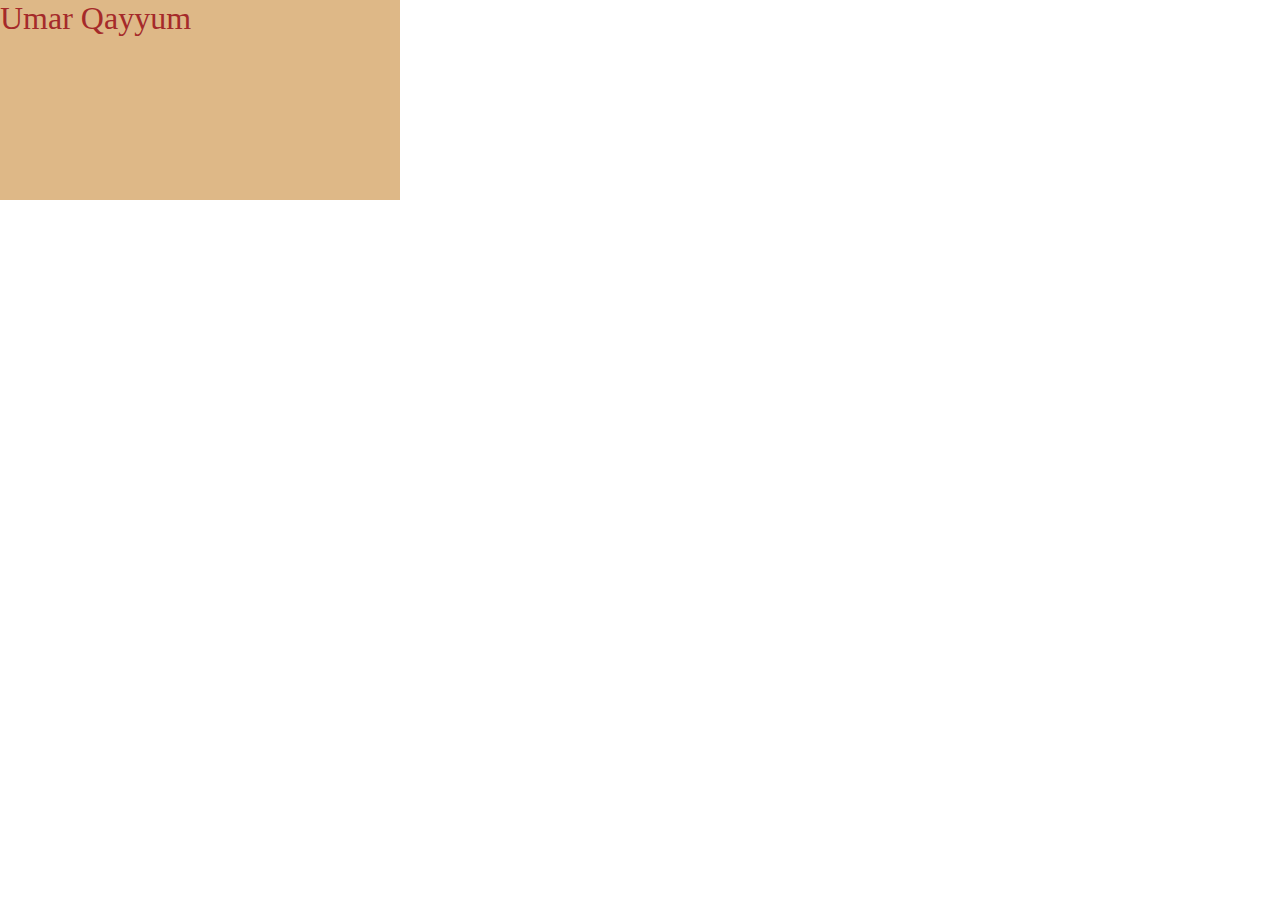
<file: index.html>
<!DOCTYPE html>
<html lang="en">
<head>
    <meta charset="UTF-8">
    <meta name="viewport" content="width=device-width, initial-scale=1.0">
    <title>Document</title>
    <style>
        * {
            box-sizing: border-box;
            margin: 0;
            padding: 0;
        }

        .container {
            background-color:burlywood;
             width: 400px; 
             height: 200px;
        }
    </style>
</head>
<body>
    <div class="container">
        <p style="color:brown; font-size: 32px;">Umar Qayyum</p>
    </div>
</body>
</html>
</file>
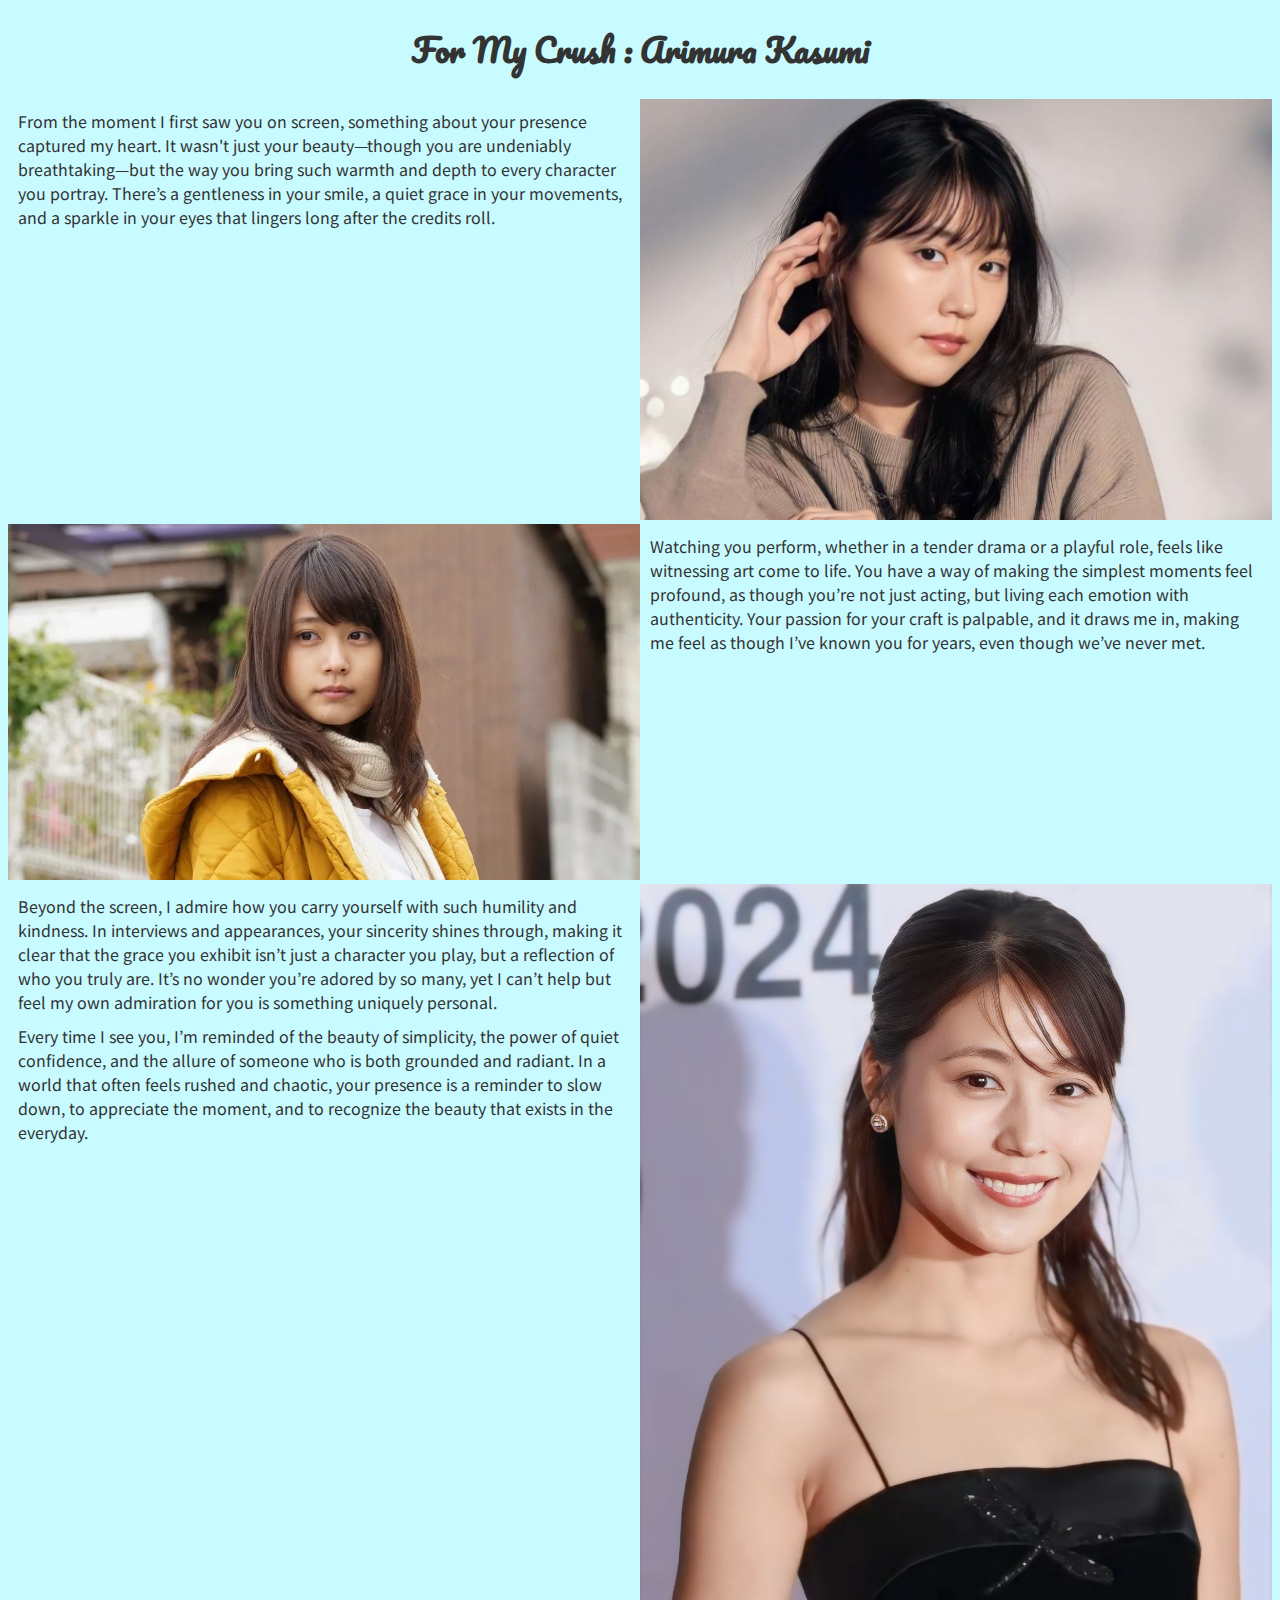
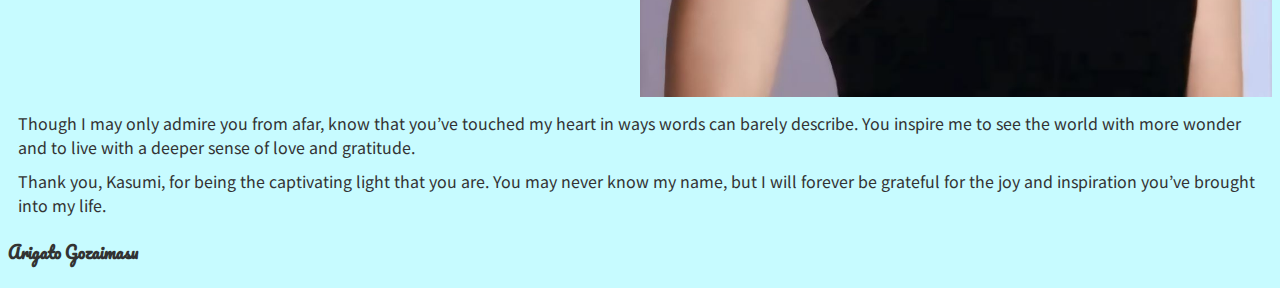
<file: assignment/index.html>
<!DOCTYPE html>
<html lang="en">
<head>
    <meta charset="UTF-8">
    <meta name="viewport" content="width=device-width, initial-scale=1.0">
    <title>For My Crush : Arimura Kasumi</title>
    <link href="https://fonts.googleapis.com/css2?family=Pacifico:wght@400;700&display=swap" rel="stylesheet">
    <link href="https://fonts.googleapis.com/css2?family=Noto+Sans+JP:wght@100..900&display=swap" rel="stylesheet">
<link rel="stylesheet" href="style.css">
</head>
<body>
    <h1 class="text-center">For My Crush : Arimura Kasumi</h1>
    <div class="flex">
        <div class="flex-div">
            <p>From the moment I first saw you on screen, something about your presence captured my heart. 
            It wasn't just your beauty—though you are undeniably breathtaking—but the way you bring such warmth and depth to every character you portray. 
            There’s a gentleness in your smile, a quiet grace in your movements, and a sparkle in your eyes that lingers long after the credits roll.</p>
        </div>
        <div class="flex-div"><img src="1.jpg" alt=""></div>
    </div>
    <div class="flex">
        <div class="flex-div"><img src="3.webp" alt=""></div>

        <div class="flex-div">
            <p>Watching you perform, whether in a tender drama or a playful role, feels like witnessing art come to life. 
            You have a way of making the simplest moments feel profound, as though you’re not just acting, but living each emotion with authenticity. 
            Your passion for your craft is palpable, and it draws me in, making me feel as though I’ve known you for years, even though we’ve never met.</p>
        </div>

    </div>
    <div class="flex">
        <div class="flex-div">
            <p>Beyond the screen, I admire how you carry yourself with such humility and kindness.
             In interviews and appearances, your sincerity shines through, making it clear that the grace you exhibit isn’t just a character you play, but a reflection of who you truly are. 
             It’s no wonder you’re adored by so many, yet I can’t help but feel my own admiration for you is something uniquely personal.
            </p>

            <p>Every time I see you, I’m reminded of the beauty of simplicity, the power of quiet confidence, and the allure of someone who is both grounded and radiant. 
            In a world that often feels rushed and chaotic, your presence is a reminder to slow down, to appreciate the moment, and to recognize the beauty that exists in the everyday.</p>
        </div>
        <div class="flex-div"><img src="2.jpg" alt="" height="300px"></div>
    </div>
    <div class="">
        <!-- <div class="flex-div"> -->
            <p>Though I may only admire you from afar, know that you’ve touched my heart in ways words can barely describe. You inspire me to see the world with more wonder and to live with a deeper sense of love and gratitude.</p>

            <p>Thank you, Kasumi, for being the captivating light that you are. You may never know my name, but I will forever be grateful for the joy and inspiration you’ve brought into my life.</p>
        <!-- </div> -->

        <h4>Arigato Gozaimasu</h4>
    </div>
</body>
</html>
</file>
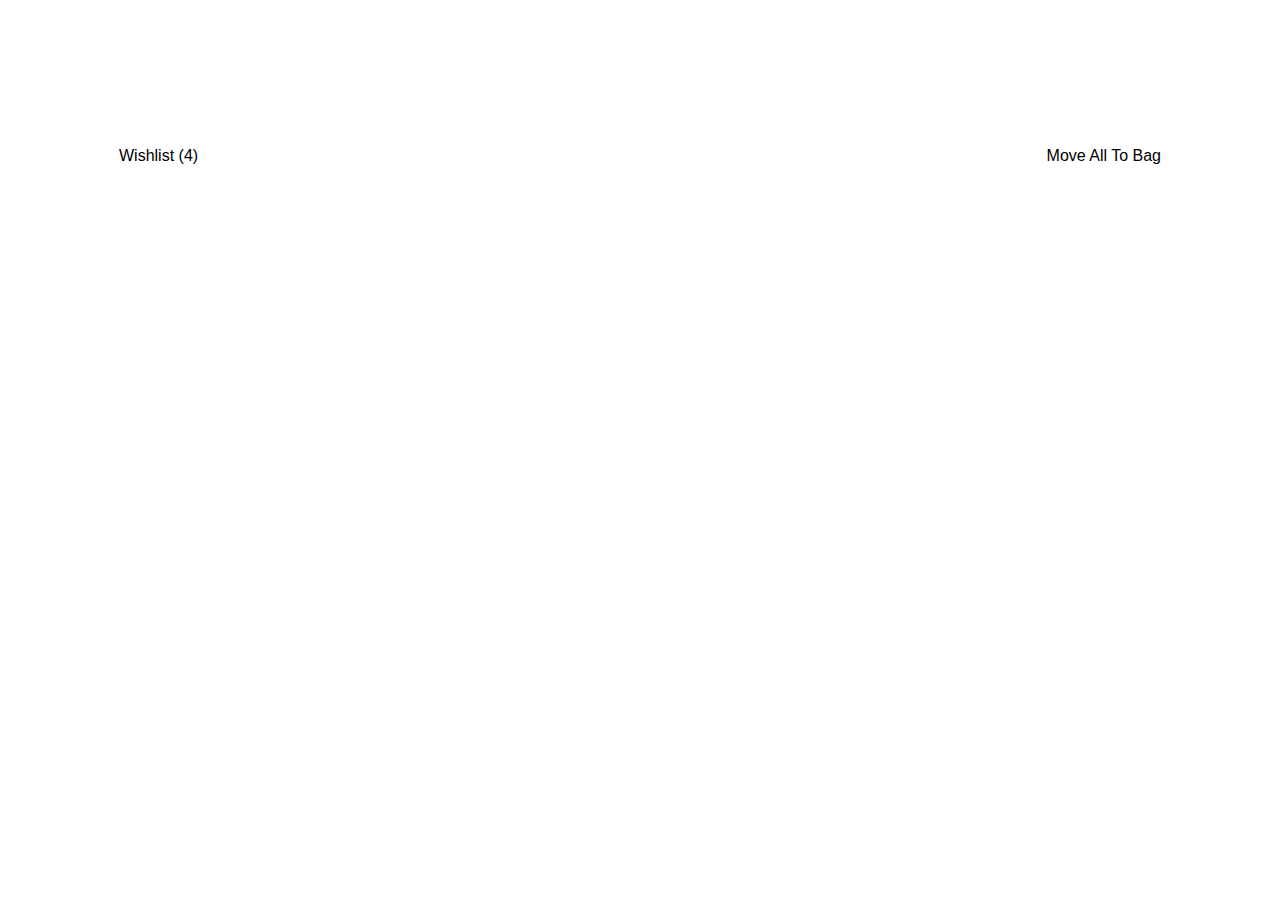
<file: test/index.html>
<!DOCTYPE html>
<html lang="en">
<head>
    <meta charset="UTF-8">
    <meta name="viewport" content="width=device-width, initial-scale=1.0">
    <title>Document</title>
    <link rel="stylesheet" href="style.css">
</head>
<body>
     <div></div>
     <div></div>
     <div class="wrapper">
        <div class="container">
            <div>
                <div class="flex flex-row justify-between">
                    <div>Wishlist (4)</div>
                    <div> Move All To Bag</div>
                </div>
                <div class="flex flex-row">
                    <div></div>
                    <div></div>
                    <div></div>
                    <div></div>
                </div>
            </div>
        </div>
     </div>
     <div></div>
</body>
</html>
</file>
<file: assignment/style.css>
body {
    font-family: 'Arial', sans-serif; 
    font-size: 16px;
    color: #333;
    background: #c7fbff;
}


h1, h2, h3, h4, h5, h6 {
    font-family: 'Pacifico', serif;
}

p {
    font-family: 'Noto Sans JP', sans-serif;
    margin: 10px;
}

.text-center {
    text-align:center;
}

.flex {
    display: flex;
}

.flex-div {
    flex-grow:1;
    flex: 0 0 50%;
    transition: background 1s;
}

.flex-div:hover {
    flex-grow:1;
    background: #74eaf2;
    flex: 0 0 50%;
}

img {
    width: 100%;
    height:auto;
}
</file>
<file: test/style.css>
:root {
    div {
        /* border : 1px solid red; */
        padding: 16px;
        font-family: sans-serif;
    }
}

/*
  1. Use a more-intuitive box-sizing model.
*/
*, *::before, *::after {
    box-sizing: border-box;
  }
  /*
    2. Remove default margin
  */
  * {
    margin: 0;
  }
  /*
    Typographic tweaks!
    3. Add accessible line-height
    4. Improve text rendering
  */
  body {
    line-height: 1.5;
    -webkit-font-smoothing: antialiased;
  }
  /*
    5. Improve media defaults
  */
  img, picture, video, canvas, svg {
    display: block;
    max-width: 100%;
  }
  /*
    6. Remove built-in form typography styles
  */
  input, button, textarea, select {
    font: inherit;
  }
  /*
    7. Avoid text overflows
  */
  p, h1, h2, h3, h4, h5, h6 {
    overflow-wrap: break-word;
  }
  /*
    8. Create a root stacking context
  */
  #root, #__next {
    isolation: isolate;
  }

  .wrapper {
    display: flex;
    justify-content: center;
  }

  .container {
    width: 100%;
    max-width: 1170px;
  }

  .row{
    display: flex;
    flex-direction: row;
  }

  .flex {
    display: flex;
  }

  .flex-row {
    flex-direction: row;
  }

  .flex-col {
    flex-direction: column;
  }

  .justify-between {
    justify-content: space-between;
  }

  .image {
    height: 200px;
    width: 200px;
    background-color: blue;
    color: white;
  }
</file>
